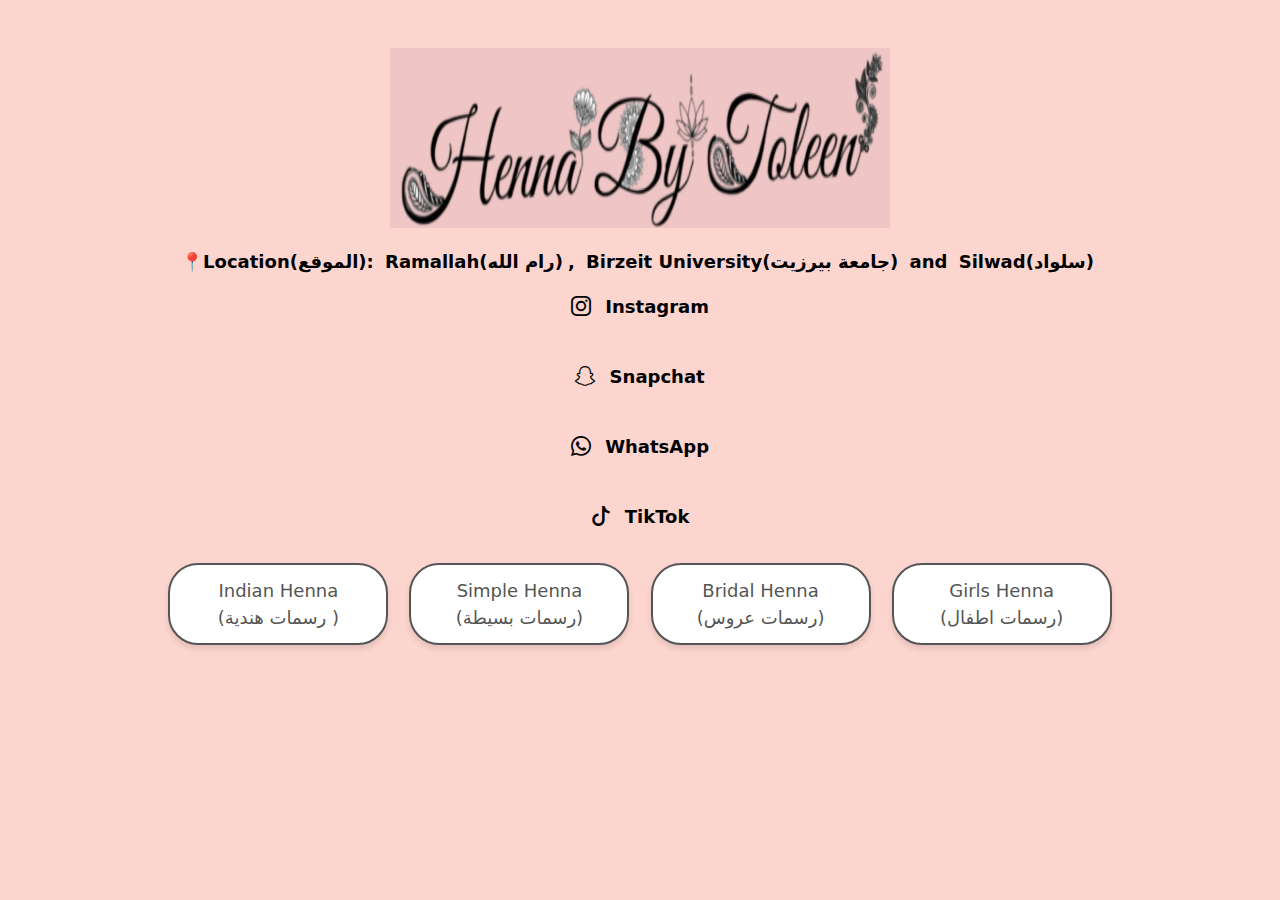
<file: index.html>
<!DOCTYPE html>
<html lang="en">
<head>
    <meta charset="UTF-8">
    <meta name="viewport" content="width=device-width, initial-scale=1.0">
    <title>Henna by Toleen</title>
    <link rel="stylesheet" href="css/style.css">
    <link href="https://cdn.jsdelivr.net/npm/bootstrap@5.3.0/dist/css/bootstrap.min.css" rel="stylesheet">
    <link href="https://cdn.jsdelivr.net/npm/bootstrap-icons@1.10.5/font/bootstrap-icons.css" rel="stylesheet">
</head>
<body>

    <div class="container text-center mt-5">
        <img src="images/logo.png" alt="Henna by Toleen" class="logo">

        <p class="location">
            📍Location(الموقع):
            <a href="https://www.instagram.com/reel/DCdn38lsSo3/?igsh=eDdpcmJyejgyNHB5" target="_blank">Ramallah(رام الله)</a>,
            <a href="https://maps.app.goo.gl/VJL1TurCURT8JUsr8?g_st=com.google.maps.preview.copy" target="_blank">Birzeit University(جامعة بيرزيت)</a> and
            <a href="https://maps.app.goo.gl/ELr61c9XKctQTDobA?g_st=com.google.maps.preview.copy" target="_blank">Silwad(سلواد)</a>
        </p>

        <div class="social-links mb-4">
            <a href="https://www.instagram.com/p/DHRZYwvMETT/?igsh=dGxkMGtua2NycGln" target="_blank"><i class="bi bi-instagram"></i> Instagram</a><br>
            <a href="https://snapchat.com/t/nMnfmMxK" target="_blank"><i class="bi bi-snapchat"></i> Snapchat</a><br>
            <a href="https://wa.me/+972568056091" target="_blank"><i class="bi bi-whatsapp"></i> WhatsApp</a><br>
            <a href="https://www.tiktok.com/@henna.by.toleen?_t=ZS-8vxypILzelT&_r=1" target="_blank"><i class="bi bi-tiktok"></i> TikTok</a>
        </div>

        <div class="buttons">
            <a href="indian.html" class="btn custom-btn m-2">Indian Henna<br>(رسمات هندية )</a>
            <a href="simple.html" class="btn custom-btn m-2">Simple Henna<br>(رسمات بسيطة)</a>
            <a href="bridal.html" class="btn custom-btn m-2">Bridal Henna<br>(رسمات عروس)</a>
            <a href="girls.html" class="btn custom-btn m-2">Girls Henna<br>(رسمات اطفال)</a>
        </div>
    </div>

</body>

<style>
    body {
        background-color: #fcd5ce;
    }

    .location a {
        text-decoration: none;
        color: #000;
        font-weight: bold;
        margin: 0 5px;
    }

    .location a:hover {
        text-decoration: underline;
        color: #555;
    }

    .social-links a {
        text-decoration: none;
        color: black;
        font-weight: bold;
        display: block;
        margin: 8px 0;
    }

    .social-links a i {
        margin-right: 8px;
        font-size: 20px;
    }

    .custom-btn {
    background-color: white;
    color: #333;
    border: none;
    border-radius: 30px; /* Rounded button */
    padding: 12px 25px;
    font-size: 18px;
    font-weight: 500;
    box-shadow: 0 4px 6px rgba(0, 0, 0, 0.1); /* Soft shadow */
    transition: all 0.3s ease-in-out;
}

.custom-btn:hover {
    background-color: #ffe5ec; /* Light pink on hover */
    color: #000;
    transform: scale(1.05); /* Slight zoom effect */
    box-shadow: 0 6px 12px rgba(0, 0, 0, 0.15);
}
</style>
</html>
</file>
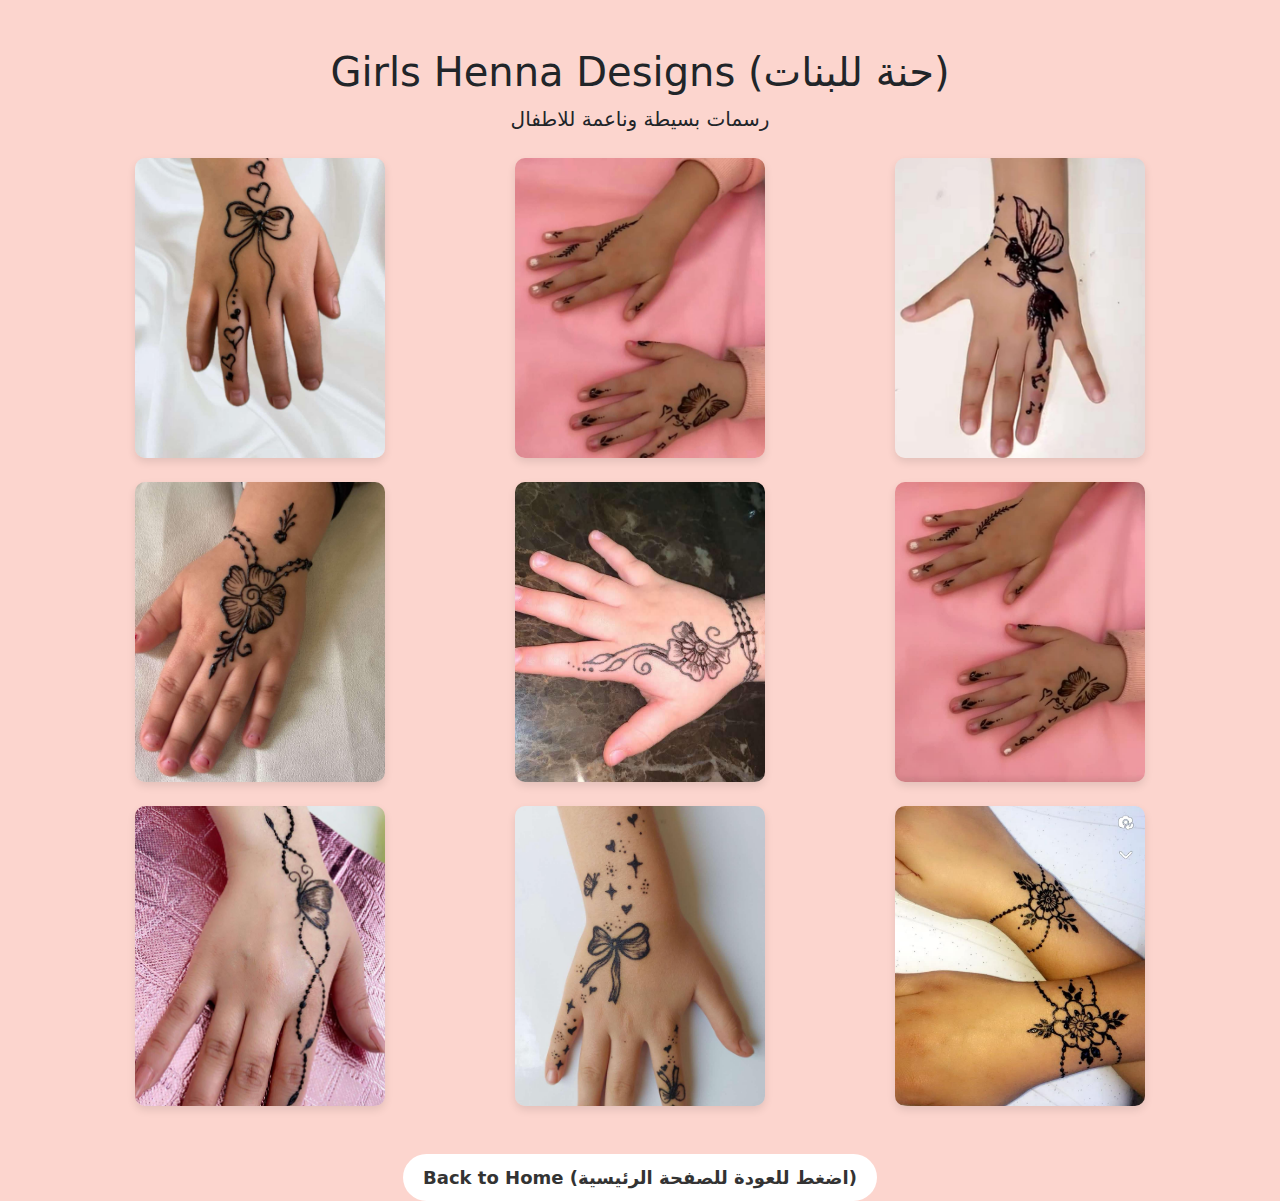
<file: girls.html>
<!DOCTYPE html>
<html lang="en">
<head>
    <meta charset="UTF-8">
    <meta name="viewport" content="width=device-width, initial-scale=1.0">
    <title>Girls Henna - Henna by Toleen</title>
    <link rel="stylesheet" href="css/style.css">
    <link href="https://cdn.jsdelivr.net/npm/bootstrap@5.3.0/dist/css/bootstrap.min.css" rel="stylesheet">
</head>
<body>

<div class="container text-center mt-5">
    <h1>Girls Henna Designs (حنة للبنات)</h1>
    <p class="lead">رسمات بسيطة وناعمة للاطفال </p>

    <div class="row mt-4">
        <div class="col-md-4 mb-4">
            <img src="images/girls1.jpg" class="girls-image" alt="Girls Henna 1" onclick="openModal(this.src)">
        </div>
        <div class="col-md-4 mb-4">
            <img src="images/girls2.jpg" class="girls-image" alt="Girls Henna 2" onclick="openModal(this.src)">
        </div>
        <div class="col-md-4 mb-4">
            <img src="images/girls3.jpg" class="girls-image" alt="Girls Henna 3" onclick="openModal(this.src)">
        </div>
        <div class="col-md-4 mb-4">
            <img src="images/girls4.jpg" class="girls-image" alt="Girls Henna 4" onclick="openModal(this.src)">
        </div>
        <div class="col-md-4 mb-4">
            <img src="images/girls5.jpg" class="girls-image" alt="Girls Henna 5" onclick="openModal(this.src)">
        </div>
        <div class="col-md-4 mb-4">
            <img src="images/girls6.jpg" class="girls-image" alt="Girls Henna 6" onclick="openModal(this.src)">
        </div>
        <div class="col-md-4 mb-4">
            <img src="images/girls7.jpg" class="girls-image" alt="Girls Henna 7" onclick="openModal(this.src)">
        </div>
        <div class="col-md-4 mb-4">
            <img src="images/girls8.jpg" class="girls-image" alt="Girls Henna 8" onclick="openModal(this.src)">
        </div>
        <div class="col-md-4 mb-4">
            <img src="images/girls9.jpg" class="girls-image" alt="Girls Henna 9 " onclick="openModal(this.src)">
        </div>
    </div>

    <a href="index.html" class="btn btn-secondary mt-4">Back to Home (اضغط للعودة للصفحة الرئيسية)</a>
</div>

<!-- Modal to show larger image -->
<div class="modal fade" id="imageModal" tabindex="-1" aria-labelledby="imageModalLabel" aria-hidden="true">
    <div class="modal-dialog modal-dialog-centered">
        <div class="modal-content bg-transparent border-0">
            <img id="modalImage" class="w-100 rounded">
        </div>
    </div>
</div>

<!-- Bootstrap JS -->
<script src="https://cdn.jsdelivr.net/npm/bootstrap@5.3.0/dist/js/bootstrap.bundle.min.js"></script>

<script>
function openModal(src) {
    var modal = new bootstrap.Modal(document.getElementById('imageModal'));
    document.getElementById('modalImage').src = src;
    modal.show();
}
</script>

<style>
    body {
        background-color: #fcd5ce;
    }

    .girls-image {
        width: 250px;
        height: 300px;
        object-fit: cover;
        border-radius: 10px;
        box-shadow: 0 4px 8px rgba(0,0,0,0.1);
        transition: transform 0.3s;
        cursor: pointer;
    }

    .girls-image:hover {
        transform: scale(1.05);
    }

    .btn {
        background-color: white;
        color: #333;
        border-radius: 30px;
        padding: 10px 20px;
        font-size: 18px;
        font-weight: bold;
        border: none;
        transition: all 0.3s;
    }

    .btn:hover {
        background-color: #ffe5ec;
        color: black;
        transform: scale(1.05);
    }
</style>

</body>
</html>
</file>
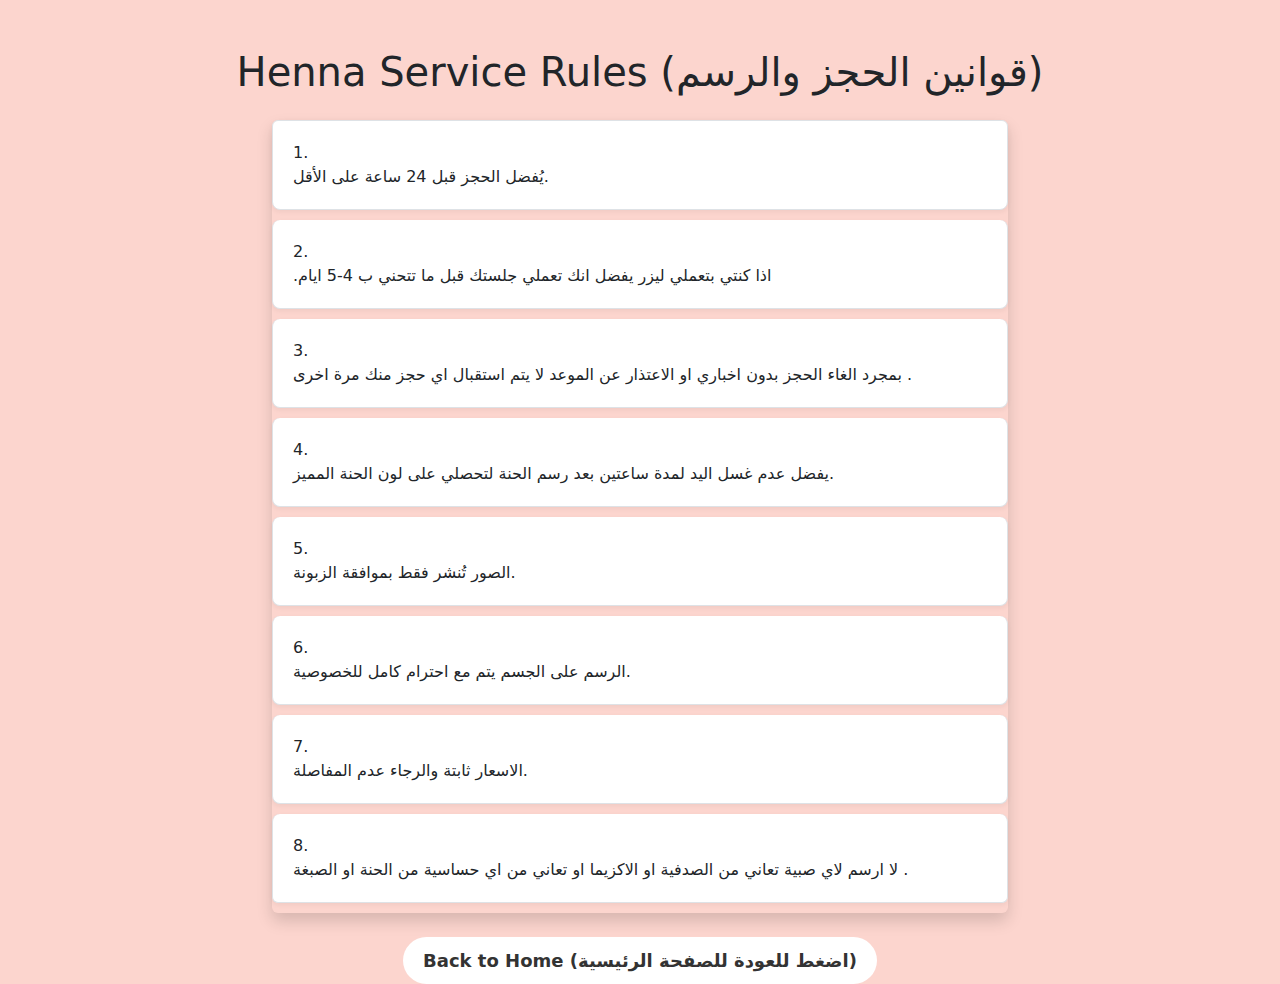
<file: rules.html>
<!DOCTYPE html>
<html lang="en">
<head>
  <meta charset="UTF-8" />
  <meta name="viewport" content="width=device-width, initial-scale=1.0"/>
  <title>Henna Rules - Henna by Toleen</title>
  <link href="https://cdn.jsdelivr.net/npm/bootstrap@5.3.0/dist/css/bootstrap.min.css" rel="stylesheet"/>
</head>
<body>

<div class="container text-center mt-5">
  <h1 class="mb-4">Henna Service Rules (قوانين الحجز والرسم)</h1>

  <div class="row justify-content-center">
    <div class="col-md-8">
      <ul class="list-group text-start shadow rounded">
        <li class="list-group-item">1.  <br>يُفضل الحجز قبل 24 ساعة على الأقل.</li>
        <li class="list-group-item">2. <br>.اذا كنتي بتعملي ليزر يفضل انك تعملي جلستك قبل ما تتحني ب 4-5 ايام</li>
        <li class="list-group-item">3. <br>بمجرد الغاء الحجز بدون اخباري او الاعتذار عن الموعد لا يتم استقبال اي حجز منك مرة اخرى .</li>
        <li class="list-group-item">4.  <br>يفضل عدم غسل اليد لمدة ساعتين بعد رسم الحنة لتحصلي على لون الحنة المميز.</li>
        <li class="list-group-item">5.  <br> الصور تُنشر فقط بموافقة الزبونة.</li>
        <li class="list-group-item">6. <br>الرسم على الجسم يتم مع احترام كامل للخصوصية.</li>
        <li class="list-group-item">7. <br>الاسعار ثابتة والرجاء عدم المفاصلة.</li>
        <li class="list-group-item">8. <br>لا ارسم لاي صبية تعاني من  الصدفية او الاكزيما او تعاني من اي حساسية من الحنة او الصبغة .</li>
      </ul>
    </div>
  </div>

  <a href="index.html" class="btn btn-secondary mt-4">Back to Home (اضغط للعودة للصفحة الرئيسية)</a>
</div>

<!-- Optional Bootstrap JS -->
<script src="https://cdn.jsdelivr.net/npm/bootstrap@5.3.0/dist/js/bootstrap.bundle.min.js"></script>

<style>
  body {
    background-color: #fcd5ce;
  }

  .list-group-item {
    background-color: #fff;
    border-radius: 8px;
    margin-bottom: 10px;
    padding: 20px;
    font-size: 16px;
    font-weight: 500;
    box-shadow: 0 2px 5px rgba(0,0,0,0.05);
  }

  .btn {
    background-color: white;
    color: #333;
    border-radius: 30px;
    padding: 10px 20px;
    font-size: 18px;
    font-weight: bold;
    border: none;
    transition: all 0.3s;
  }

  .btn:hover {
    background-color: #ffe5ec;
    color: black;
    transform: scale(1.05);
  }
</style>

</body>
</html>
</file>
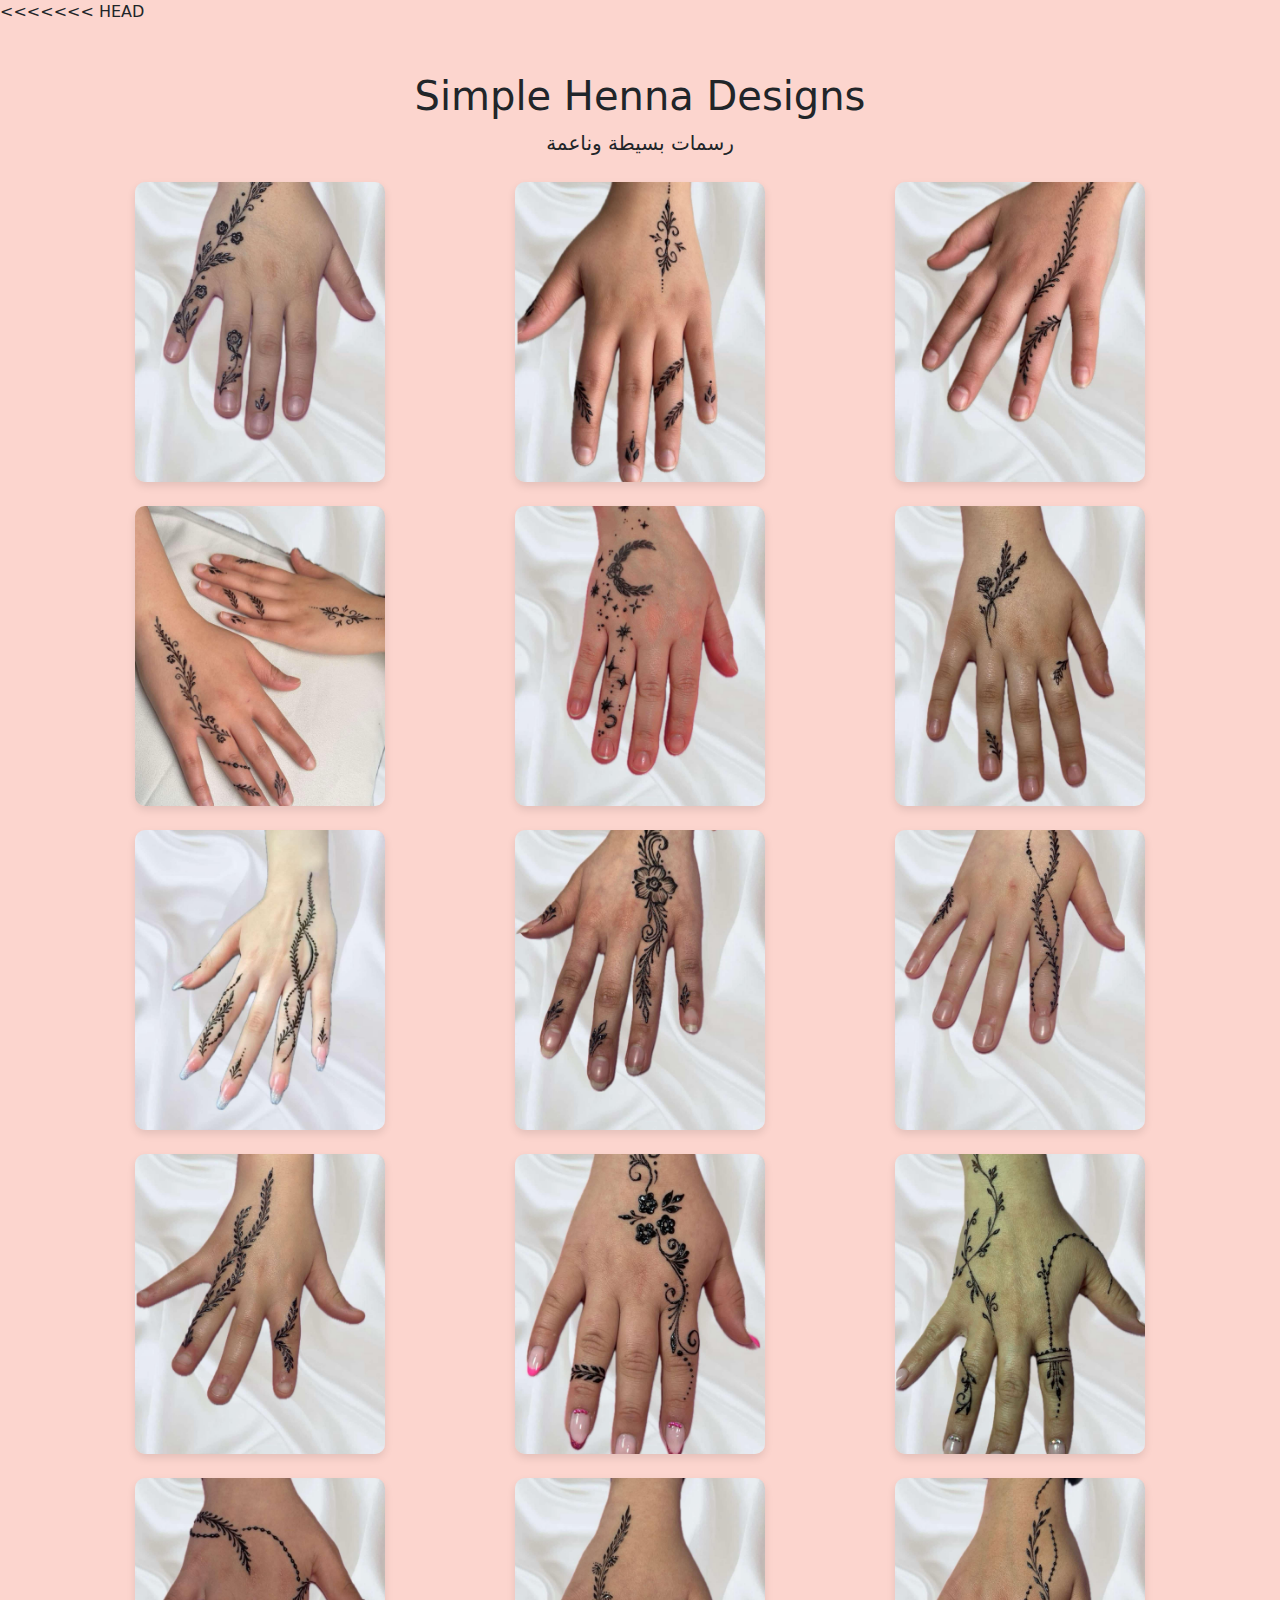
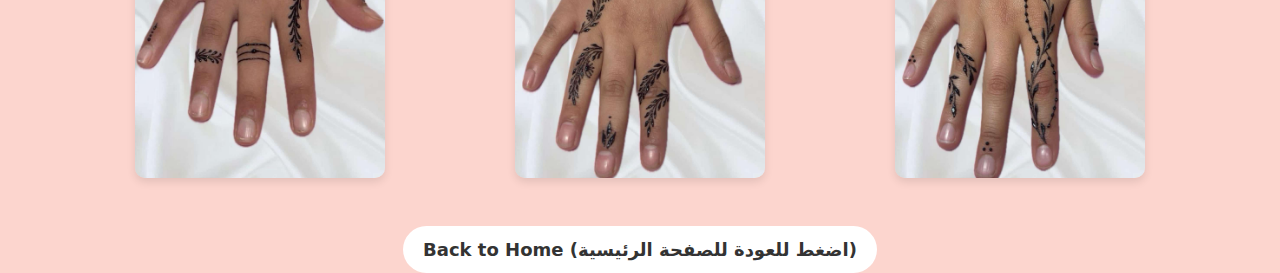
<file: simple.html>
<<<<<<< HEAD
<!DOCTYPE html>
<html lang="en">
<head>
    <meta charset="UTF-8">
    <meta name="viewport" content="width=device-width, initial-scale=1.0">
    <title>Simple Henna - Henna by Toleen</title>
    <link rel="stylesheet" href="css/style.css">
    <link href="https://cdn.jsdelivr.net/npm/bootstrap@5.3.0/dist/css/bootstrap.min.css" rel="stylesheet">
</head>
<body>

<div class="container text-center mt-5">
    <h1>Simple Henna Designs</h1>
    <p class="lead">رسمات بسيطة وناعمة  </p>

    <div class="row mt-4">
        <!-- Repeatable photo block -->
        <div class="col-md-4 mb-4">
            <img src="images/simple1.jpg" class="simple-image" alt="Simple Henna 1" onclick="openModal(this.src)">
        </div>
        <div class="col-md-4 mb-4">
            <img src="images/simple2.jpg" class="simple-image" alt="Simple Henna 2" onclick="openModal(this.src)">
        </div>
        <div class="col-md-4 mb-4">
            <img src="images/simple3.jpg" class="simple-image" alt="Simple Henna 3" onclick="openModal(this.src)">
        </div>
        <div class="col-md-4 mb-4">
            <img src="images/simple4.jpg" class="simple-image" alt="Simple Henna 4" onclick="openModal(this.src)">
        </div>
        <div class="col-md-4 mb-4">
            <img src="images/simple5.jpg" class="simple-image" alt="Simple Henna 5" onclick="openModal(this.src)">
        </div>
        <div class="col-md-4 mb-4">
            <img src="images/simple6.jpg" class="simple-image" alt="Simple Henna 6" onclick="openModal(this.src)">
        </div>
        <div class="col-md-4 mb-4">
            <img src="images/simple7.jpg" class="simple-image" alt="Simple Henna 7" onclick="openModal(this.src)">
        </div>
        <div class="col-md-4 mb-4">
            <img src="images/simple8.jpg" class="simple-image" alt="Simple Henna 8" onclick="openModal(this.src)">
        </div>
        <div class="col-md-4 mb-4">
            <img src="images/simple9.jpg" class="simple-image" alt="Simple Henna 9" onclick="openModal(this.src)">
        </div>
        <div class="col-md-4 mb-4">
            <img src="images/simple10.jpg" class="simple-image" alt="Simple Henna 10" onclick="openModal(this.src)">
        </div>
        <div class="col-md-4 mb-4">
            <img src="images/simple11.jpg" class="simple-image" alt="Simple Henna 11" onclick="openModal(this.src)">
        </div>
        <div class="col-md-4 mb-4">
            <img src="images/simple12.jpg" class="simple-image" alt="Simple Henna 12" onclick="openModal(this.src)">
        </div>
        <div class="col-md-4 mb-4">
            <img src="images/simple13.jpg" class="simple-image" alt="Simple Henna 13" onclick="openModal(this.src)">
        </div>
        <div class="col-md-4 mb-4">
            <img src="images/simple14.jpg" class="simple-image" alt="Simple Henna 14" onclick="openModal(this.src)">
        </div>
        <div class="col-md-4 mb-4">
            <img src="images/simple15.jpg" class="simple-image" alt="Simple Henna 15" onclick="openModal(this.src)">
        </div>
    </div>

    <a href="index.html" class="btn btn-secondary mt-4">Back to Home (اضغط للعودة للصفحة الرئيسية)</a>
</div>

<!-- Modal to show the bigger image -->
<div class="modal fade" id="imageModal" tabindex="-1" aria-labelledby="imageModalLabel" aria-hidden="true">
    <div class="modal-dialog modal-dialog-centered">
        <div class="modal-content bg-transparent border-0">
            <img id="modalImage" class="w-100 rounded">
        </div>
    </div>
</div>

<!-- Bootstrap + JavaScript -->
<script src="https://cdn.jsdelivr.net/npm/bootstrap@5.3.0/dist/js/bootstrap.bundle.min.js"></script>

<script>
function openModal(src) {
    var modal = new bootstrap.Modal(document.getElementById('imageModal'));
    document.getElementById('modalImage').src = src;
    modal.show();
}
</script>

<style>
    body {
        background-color: #fcd5ce;
    }

    .simple-image {
        width: 250px;
        height: 300px;
        object-fit: cover;
        border-radius: 10px;
        box-shadow: 0 4px 8px rgba(0,0,0,0.1);
        transition: transform 0.3s;
        cursor: pointer;
    }

    .simple-image:hover {
        transform: scale(1.05);
    }

    .btn {
        background-color: white;
        color: #333;
        border-radius: 30px;
        padding: 10px 20px;
        font-size: 18px;
        font-weight: bold;
        border: none;
        transition: all 0.3s;
    }

    .btn:hover {
        background-color: #ffe5ec;
        color: black;
        transform: scale(1.05);
    }

    video {
        width: 400px;
        height: auto;
        border-radius: 15px;
        box-shadow: 0 4px 10px rgba(0, 0, 0, 0.2);
        margin: 20px auto;
    }
</style>

</body>
</html>
</file>
<file: css/style.css>
body {
    background-color: red; /* Baby pink */
    font-family: 'Arial', sans-serif;
}

.logo {
    width: 500px;
    height: 180px;
    margin-bottom: 20px;
}

.location {
    font-size: 18px;
    color: black;
    font-weight: bold;
}

.social-links a {
    display: block; /* Make links appear under each other */
    margin: 10px 0;
    text-decoration: none;
    font-weight: bold;
    color: black; /* Social media links text black */
    font-size: 18px;
}

.social-links a:hover {
    text-decoration: underline;
}

.buttons .custom-btn {
    background-color: white; /* White button */
    border: 2px solid #555; /* Light border */
    color: #555; /* Text color */
    width: 220px;
    font-size: 18px;
    transition: 0.3s;
}

.buttons .custom-btn:hover {
    background-color: #ffe5ec; /* Light pink hover effect */
    color: black;
}
</file>
